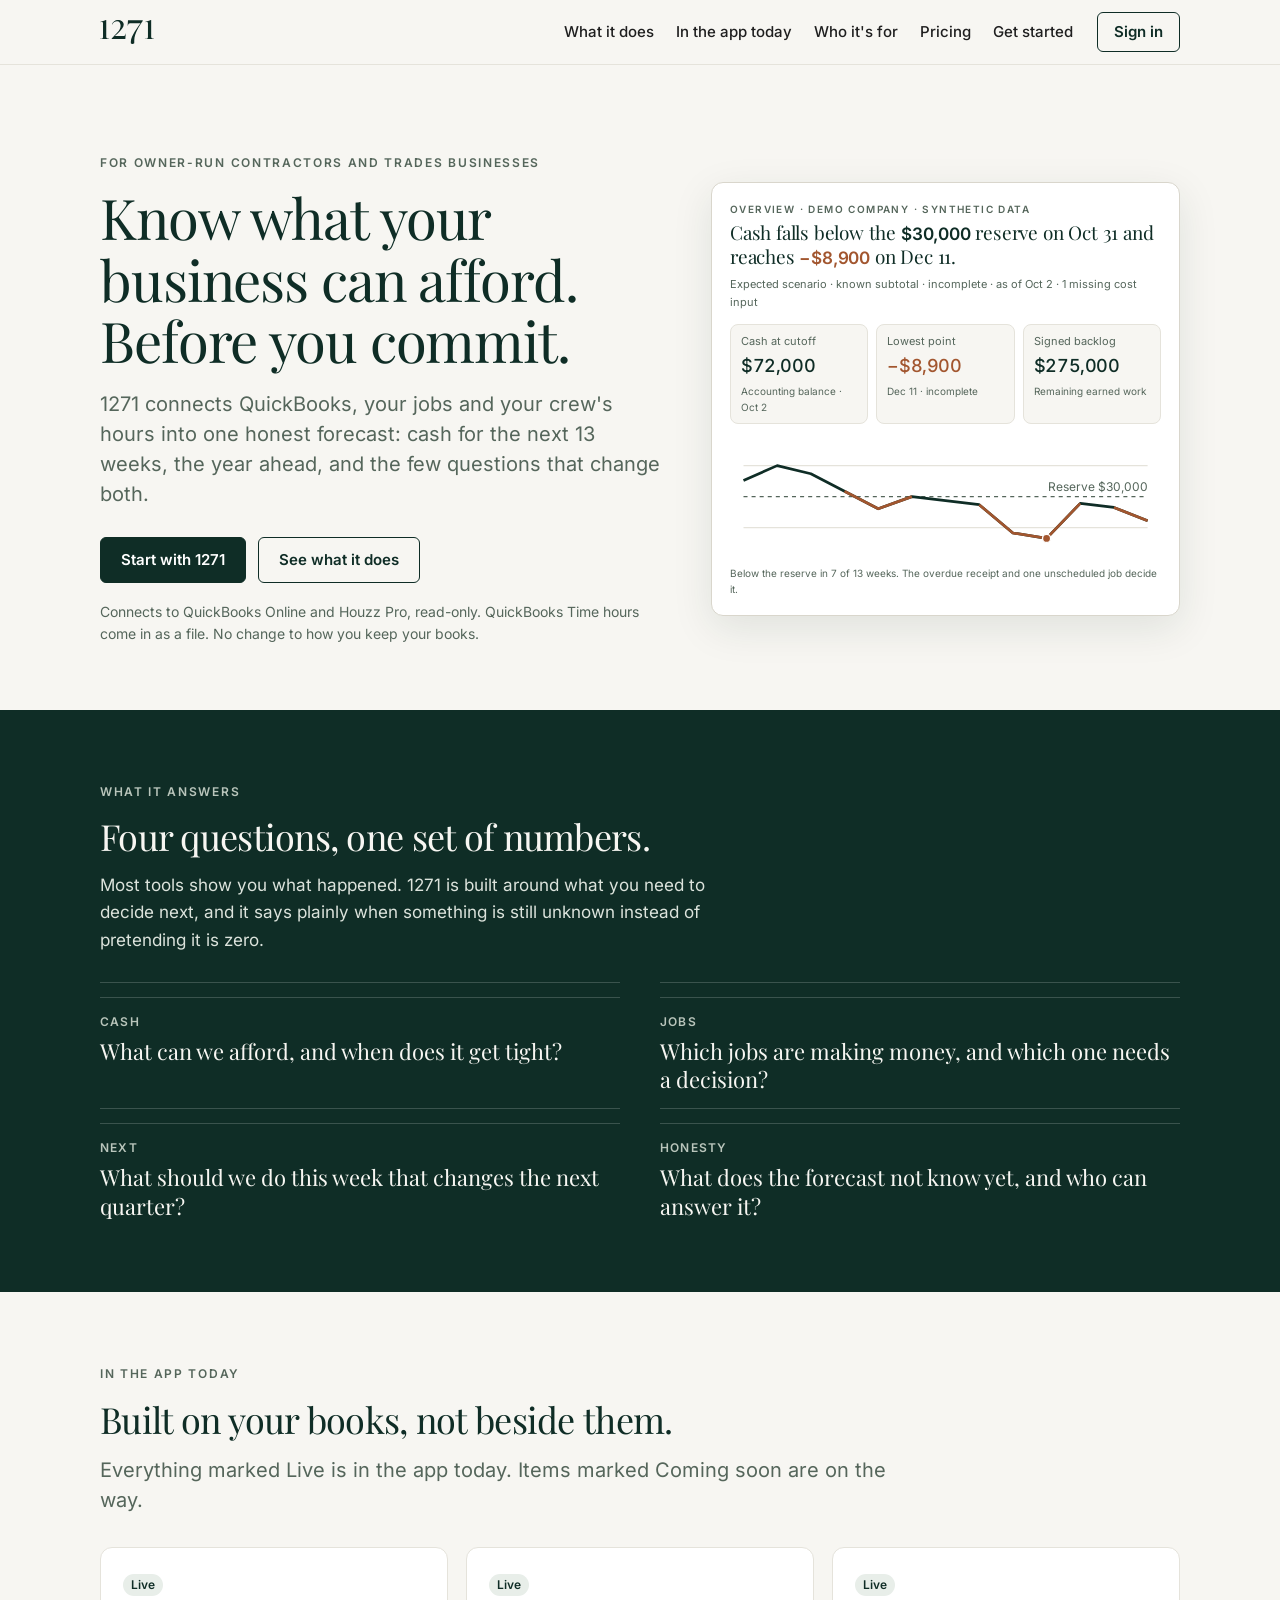
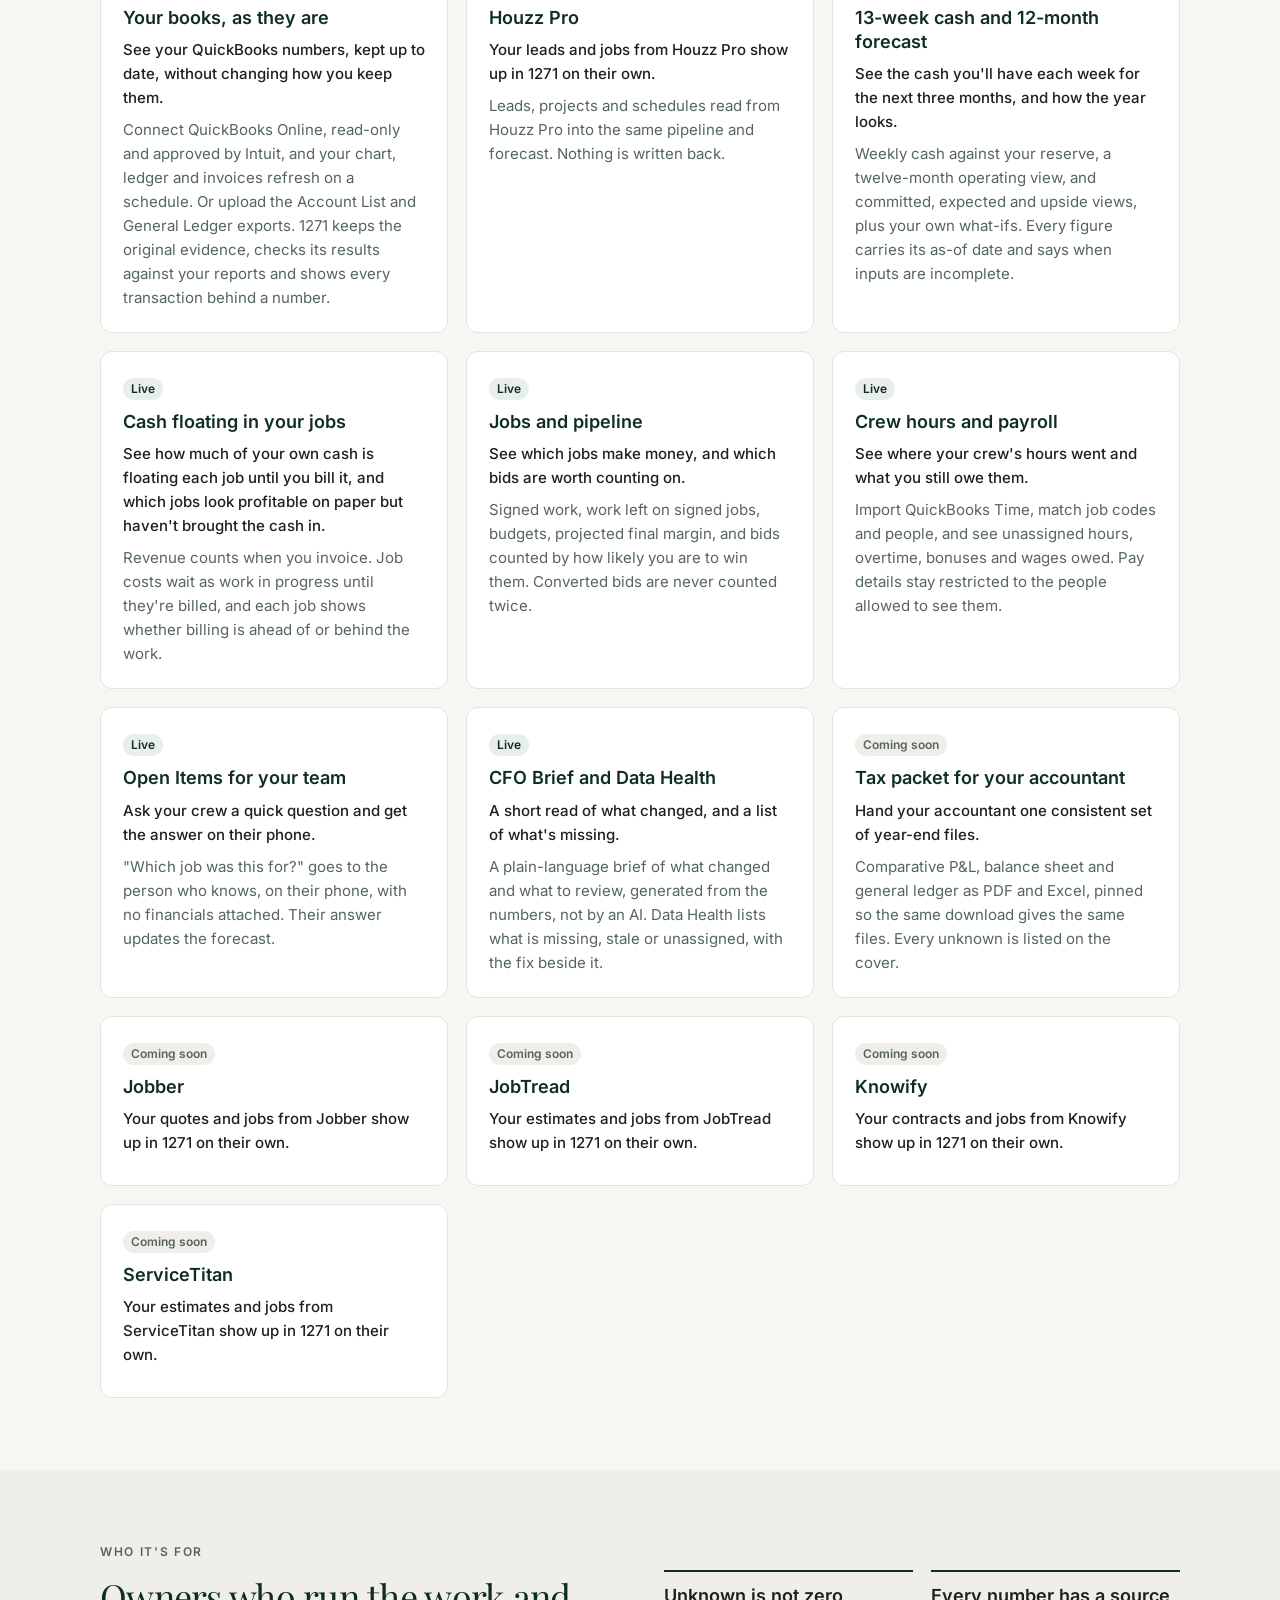
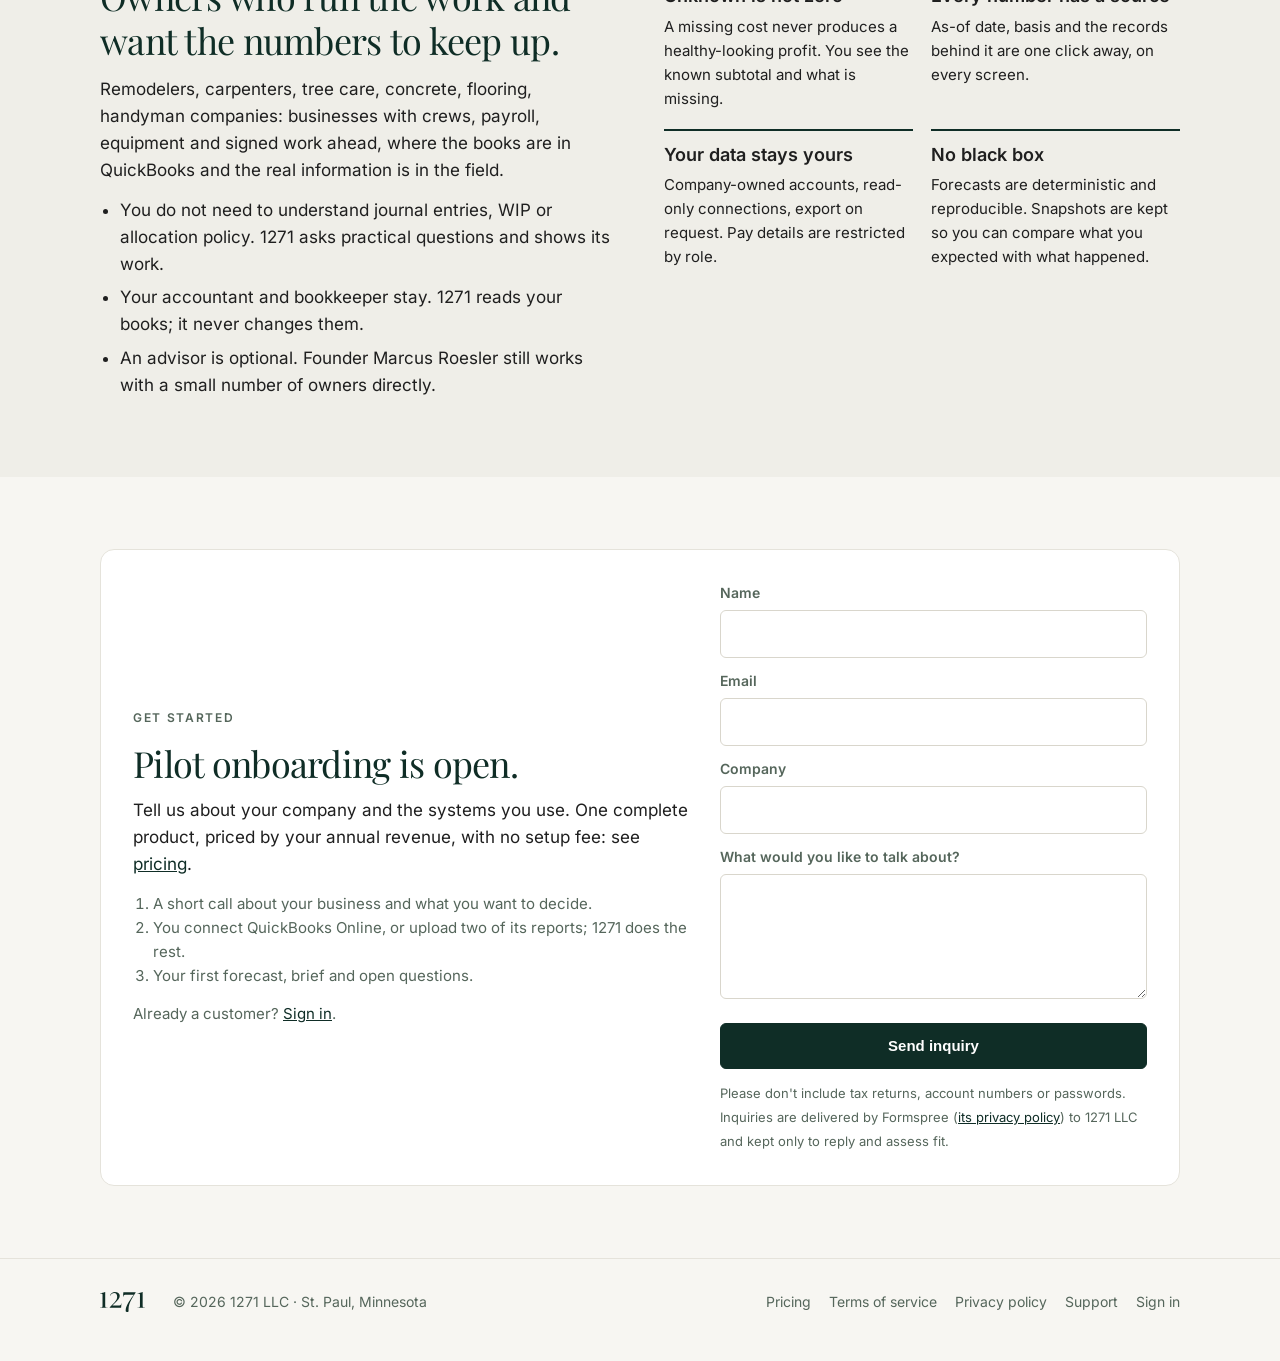
<file: index.html>
<!doctype html>
<html lang="en">
<head>
<meta charset="utf-8">
<meta name="viewport" content="width=device-width, initial-scale=1">
<title>1271 · Know before you commit.</title>
<meta name="description" content="1271 is a web app for owner-run contractors and trades businesses. It connects QuickBooks, your jobs and your crew's hours into one honest forecast: cash for the next 13 weeks, the year ahead, and the questions that change both.">
<link rel="icon" href="assets/favicon.svg" type="image/svg+xml">
<link rel="apple-touch-icon" href="assets/apple-touch-icon.png">
<meta property="og:title" content="1271 · Know before you commit.">
<meta property="og:description" content="Know before you commit. A web app for owner-run contractors and trades businesses: books, jobs and labor in one honest forecast.">
<meta property="og:image" content="https://twelveseventyone.com/assets/og-image.png">
<meta property="og:url" content="https://twelveseventyone.com/">
<meta property="og:type" content="website">
<link rel="stylesheet" href="style.css">
</head>
<body>
<a class="skip" href="#main">Skip to content</a>
<header class="site">
  <div class="wrap">
    <a class="wordmark" href="/" aria-label="1271 home"><img src="assets/1271-wordmark-evergreen.svg" alt="1271" width="54" height="24"></a>
    <nav class="links" aria-label="Site">
      <a href="#what">What it does</a>
      <a href="#today">In the app today</a>
      <a href="#who">Who it's for</a>
      <a href="pricing.html">Pricing</a>
      <a href="#start">Get started</a>
    </nav>
    <a class="btn primary start-link" href="#start">Get started</a>
    <a class="btn sign-in" href="https://app.twelveseventyone.com/">Sign in</a>
    <div class="menu">
      <nav id="menu" aria-label="Sections">
        <a href="#what">What it does</a>
        <a href="#today">In the app today</a>
        <a href="#who">Who it's for</a>
        <a href="pricing.html">Pricing</a>
        <a href="#start">Get started</a>
      </nav>
      <a class="menu-open" id="menu-closed" href="#menu">Menu<span class="sr-only">: show the section links</span></a>
      <a class="menu-close" href="#menu-closed">Close<span class="sr-only"> the section links</span></a>
    </div>
  </div>
</header>

<main id="main">
  <section class="hero">
    <div class="wrap grid">
      <div>
        <div class="eyebrow">For owner-run contractors and trades businesses</div>
        <h1>Know what your business can afford. Before you commit.</h1>
        <p class="lede" style="margin-top:18px">1271 connects QuickBooks, your jobs and your crew's hours into one honest forecast: cash for the next 13 weeks, the year ahead, and the few questions that change both.</p>
        <div class="actions">
          <a class="btn primary" href="#start">Start with 1271</a>
          <a class="btn" href="#what">See what it does</a>
        </div>
        <p class="note">Connects to QuickBooks Online and Houzz Pro, read-only. QuickBooks Time hours come in as a file. No change to how you keep your books.</p>
      </div>
      <div class="screen" aria-label="An example 1271 screen with synthetic numbers">
        <div class="s-eyebrow">Overview · demo company · synthetic data</div>
        <div class="s-h">Cash falls below the <b>$30,000</b> reserve on Oct 31 and reaches <span class="neg"><b>−$8,900</b></span> on Dec 11.</div>
        <div class="s-q">Expected scenario · known subtotal · incomplete · as of Oct 2 · 1 missing cost input</div>
        <div class="tiles">
          <div class="tile"><div class="l">Cash at cutoff</div><div class="f">$72,000</div><div class="m">Accounting balance · Oct 2</div></div>
          <div class="tile"><div class="l">Lowest point</div><div class="f neg">−$8,900</div><div class="m">Dec 11 · incomplete</div></div>
          <div class="tile"><div class="l">Signed backlog</div><div class="f">$275,000</div><div class="m">Remaining earned work</div></div>
        </div>
        <div class="chart"><svg viewBox="0 0 320 90" role="img" aria-label="Weekly closing cash for 13 weeks against a $30,000 reserve"><line x1="10" x2="310" y1="22" y2="22" stroke="#E5E3DB"/><line x1="10" x2="310" y1="68" y2="68" stroke="#E5E3DB"/><line x1="10" x2="310" y1="45" y2="45" stroke="#55665B" stroke-dasharray="3 3"/><polyline fill="none" stroke="#0F2D26" stroke-width="2" stroke-linejoin="round" points="10,33 35,22 60,28 85,41 110,54 135,45 160,48 185,51 210,72 235,76 260,50 285,53 310,63"/><polyline fill="none" stroke="#A2562F" stroke-width="2" points="85,41 110,54 135,45"/><polyline fill="none" stroke="#A2562F" stroke-width="2" points="185,51 210,72 235,76 260,50"/><polyline fill="none" stroke="#A2562F" stroke-width="2" points="285,53 310,63"/><circle cx="235" cy="76" r="3" fill="#A2562F" stroke="#fff"/></svg><span class="reserve" aria-hidden="true">Reserve $30,000</span></div>
        <div class="caption">Below the reserve in 7 of 13 weeks. The overdue receipt and one unscheduled job decide it.</div>
      </div>
    </div>
  </section>

  <section class="band" id="what">
    <div class="wrap">
      <div class="eyebrow">What it answers</div>
      <h2>Four questions, one set of numbers.</h2>
      <p style="margin-top:14px;max-width:60ch">Most tools show you what happened. 1271 is built around what you need to decide next, and it says plainly when something is still unknown instead of pretending it is zero.</p>
      <div class="questions">
        <div><div class="k">Cash</div><p>What can we afford, and when does it get tight?</p></div>
        <div><div class="k">Jobs</div><p>Which jobs are making money, and which one needs a decision?</p></div>
        <div><div class="k">Next</div><p>What should we do this week that changes the next quarter?</p></div>
        <div><div class="k">Honesty</div><p>What does the forecast not know yet, and who can answer it?</p></div>
      </div>
    </div>
  </section>

  <section id="today">
    <div class="wrap">
      <div class="eyebrow">In the app today</div>
      <h2>Built on your books, not beside them.</h2>
      <p class="lede" style="margin-top:14px">Everything marked Live is in the app today. Items marked Coming soon are on the way.</p>
      <div class="cards">
        <div class="card"><span class="tag">Live</span><h3>Your books, as they are</h3><p class="plain">See your QuickBooks numbers, kept up to date, without changing how you keep them.</p><p>Connect QuickBooks Online, read-only and approved by Intuit, and your chart, ledger and invoices refresh on a schedule. Or upload the Account List and General Ledger exports. 1271 keeps the original evidence, checks its results against your reports and shows every transaction behind a number.</p></div>
        <div class="card"><span class="tag">Live</span><h3>Houzz Pro</h3><p class="plain">Your leads and jobs from Houzz Pro show up in 1271 on their own.</p><p>Leads, projects and schedules read from Houzz Pro into the same pipeline and forecast. Nothing is written back.</p></div>
        <div class="card"><span class="tag">Live</span><h3>13-week cash and 12-month forecast</h3><p class="plain">See the cash you'll have each week for the next three months, and how the year looks.</p><p>Weekly cash against your reserve, a twelve-month operating view, and committed, expected and upside views, plus your own what-ifs. Every figure carries its as-of date and says when inputs are incomplete.</p></div>
        <div class="card"><span class="tag">Live</span><h3>Cash floating in your jobs</h3><p class="plain">See how much of your own cash is floating each job until you bill it, and which jobs look profitable on paper but haven't brought the cash in.</p><p>Revenue counts when you invoice. Job costs wait as work in progress until they're billed, and each job shows whether billing is ahead of or behind the work.</p></div>
        <div class="card"><span class="tag">Live</span><h3>Jobs and pipeline</h3><p class="plain">See which jobs make money, and which bids are worth counting on.</p><p>Signed work, work left on signed jobs, budgets, projected final margin, and bids counted by how likely you are to win them. Converted bids are never counted twice.</p></div>
        <div class="card"><span class="tag">Live</span><h3>Crew hours and payroll</h3><p class="plain">See where your crew's hours went and what you still owe them.</p><p>Import QuickBooks Time, match job codes and people, and see unassigned hours, overtime, bonuses and wages owed. Pay details stay restricted to the people allowed to see them.</p></div>
        <div class="card"><span class="tag">Live</span><h3>Open Items for your team</h3><p class="plain">Ask your crew a quick question and get the answer on their phone.</p><p>"Which job was this for?" goes to the person who knows, on their phone, with no financials attached. Their answer updates the forecast.</p></div>
        <div class="card"><span class="tag">Live</span><h3>CFO Brief and Data Health</h3><p class="plain">A short read of what changed, and a list of what's missing.</p><p>A plain-language brief of what changed and what to review, generated from the numbers, not by an AI. Data Health lists what is missing, stale or unassigned, with the fix beside it.</p></div>
        <div class="card"><span class="tag soon">Coming soon</span><h3>Tax packet for your accountant</h3><p class="plain">Hand your accountant one consistent set of year-end files.</p><p>Comparative P&amp;L, balance sheet and general ledger as PDF and Excel, pinned so the same download gives the same files. Every unknown is listed on the cover.</p></div>
        <div class="card"><span class="tag soon">Coming soon</span><h3>Jobber</h3><p class="plain">Your quotes and jobs from Jobber show up in 1271 on their own.</p></div>
        <div class="card"><span class="tag soon">Coming soon</span><h3>JobTread</h3><p class="plain">Your estimates and jobs from JobTread show up in 1271 on their own.</p></div>
        <div class="card"><span class="tag soon">Coming soon</span><h3>Knowify</h3><p class="plain">Your contracts and jobs from Knowify show up in 1271 on their own.</p></div>
        <div class="card"><span class="tag soon">Coming soon</span><h3>ServiceTitan</h3><p class="plain">Your estimates and jobs from ServiceTitan show up in 1271 on their own.</p></div>
      </div>
    </div>
  </section>

  <section class="band stone" id="who">
    <div class="wrap two">
      <div>
        <div class="eyebrow">Who it's for</div>
        <h2>Owners who run the work and want the numbers to keep up.</h2>
        <p style="margin-top:14px">Remodelers, carpenters, tree care, concrete, flooring, handyman companies: businesses with crews, payroll, equipment and signed work ahead, where the books are in QuickBooks and the real information is in the field.</p>
        <ul>
          <li>You do not need to understand journal entries, WIP or allocation policy. 1271 asks practical questions and shows its work.</li>
          <li>Your accountant and bookkeeper stay. 1271 reads your books; it never changes them.</li>
          <li>An advisor is optional. Founder Marcus Roesler still works with a small number of owners directly.</li>
        </ul>
      </div>
      <div>
        <div class="rules">
          <div><h3>Unknown is not zero</h3><p>A missing cost never produces a healthy-looking profit. You see the known subtotal and what is missing.</p></div>
          <div><h3>Every number has a source</h3><p>As-of date, basis and the records behind it are one click away, on every screen.</p></div>
          <div><h3>Your data stays yours</h3><p>Company-owned accounts, read-only connections, export on request. Pay details are restricted by role.</p></div>
          <div><h3>No black box</h3><p>Forecasts are deterministic and reproducible. Snapshots are kept so you can compare what you expected with what happened.</p></div>
        </div>
      </div>
    </div>
  </section>

  <section id="start">
    <div class="wrap">
      <div class="start">
        <div>
          <div class="eyebrow">Get started</div>
          <h2>Pilot onboarding is open.</h2>
          <p style="margin-top:12px">Tell us about your company and the systems you use. One complete product, priced by your annual revenue, with no setup fee: see <a href="pricing.html">pricing</a>.</p>
          <ol class="steps">
            <li>A short call about your business and what you want to decide.</li>
            <li>You connect QuickBooks Online, or upload two of its reports; 1271 does the rest.</li>
            <li>Your first forecast, brief and open questions.</li>
          </ol>
          <p class="muted" style="margin-top:14px">Already a customer? <a href="https://app.twelveseventyone.com/">Sign in</a>.</p>
        </div>
        <form class="contact" action="https://formspree.io/f/maeyapzl" method="post" accept-charset="utf-8">
          <label for="f-name">Name</label>
          <input id="f-name" name="name" type="text" autocomplete="name" required>
          <label for="f-email">Email</label>
          <input id="f-email" name="email" type="email" autocomplete="email" required>
          <label for="f-company">Company</label>
          <input id="f-company" name="company" type="text" autocomplete="organization">
          <label for="f-message">What would you like to talk about?</label>
          <textarea id="f-message" name="message" rows="4" required></textarea>
          <input type="hidden" name="_subject" value="1271 website inquiry">
          <div class="hp" aria-hidden="true"><label for="f-gotcha">Leave this field empty</label><input id="f-gotcha" name="_gotcha" type="text" tabindex="-1" autocomplete="off"></div>
          <button class="btn primary" type="submit">Send inquiry</button>
          <p class="muted small">Please don't include tax returns, account numbers or passwords. Inquiries are delivered by Formspree (<a href="https://formspree.io/legal/privacy-policy/">its privacy policy</a>) to 1271 LLC and kept only to reply and assess fit.</p>
        </form>
      </div>
    </div>
  </section>
</main>

<footer class="site">
  <div class="wrap">
    <img src="assets/1271-wordmark-evergreen.svg" alt="1271">
    <span>© 2026 1271 LLC · St. Paul, Minnesota</span>
    <nav aria-label="Footer">
      <a href="pricing.html">Pricing</a>
      <a href="https://app.twelveseventyone.com/terms">Terms of service</a>
      <a href="https://app.twelveseventyone.com/privacy">Privacy policy</a>
      <a href="https://app.twelveseventyone.com/support">Support</a>
      <a href="https://app.twelveseventyone.com/">Sign in</a>
    </nav>
  </div>
</footer>
</body>
</html>
</file>
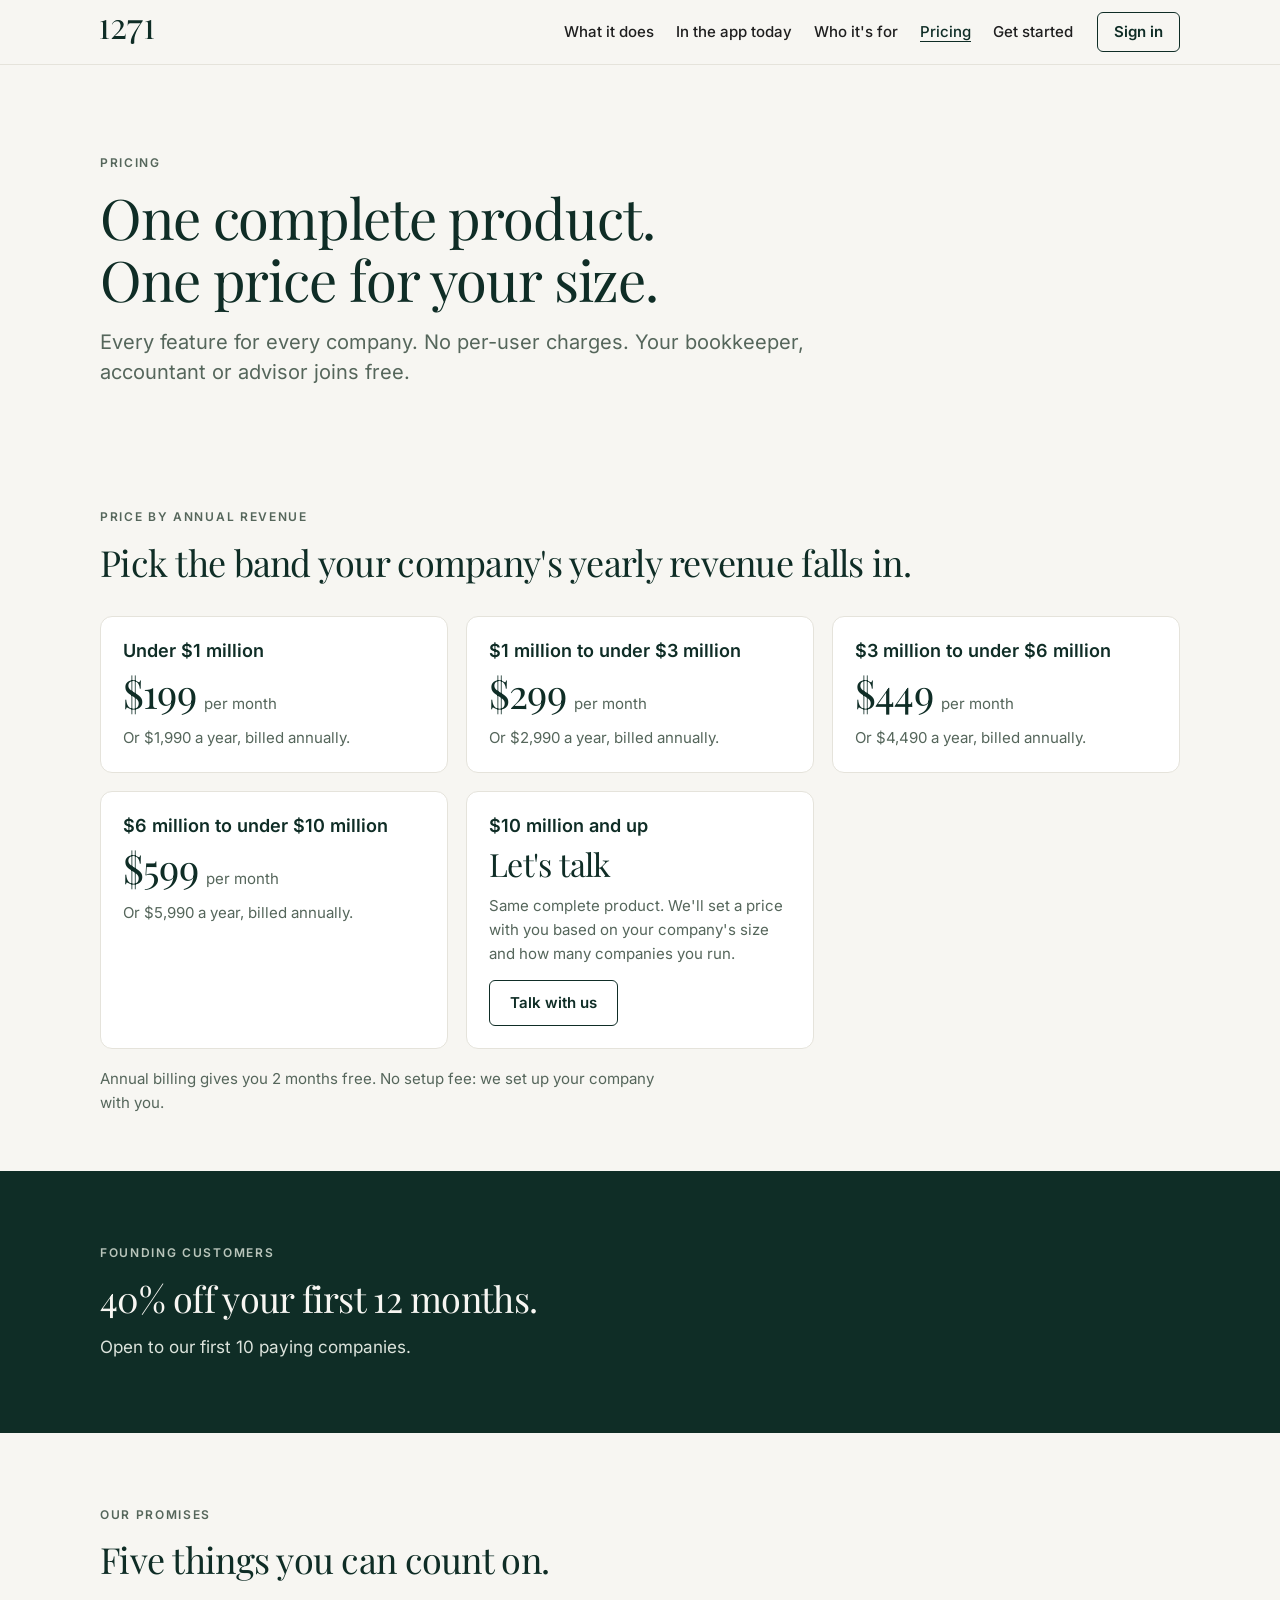
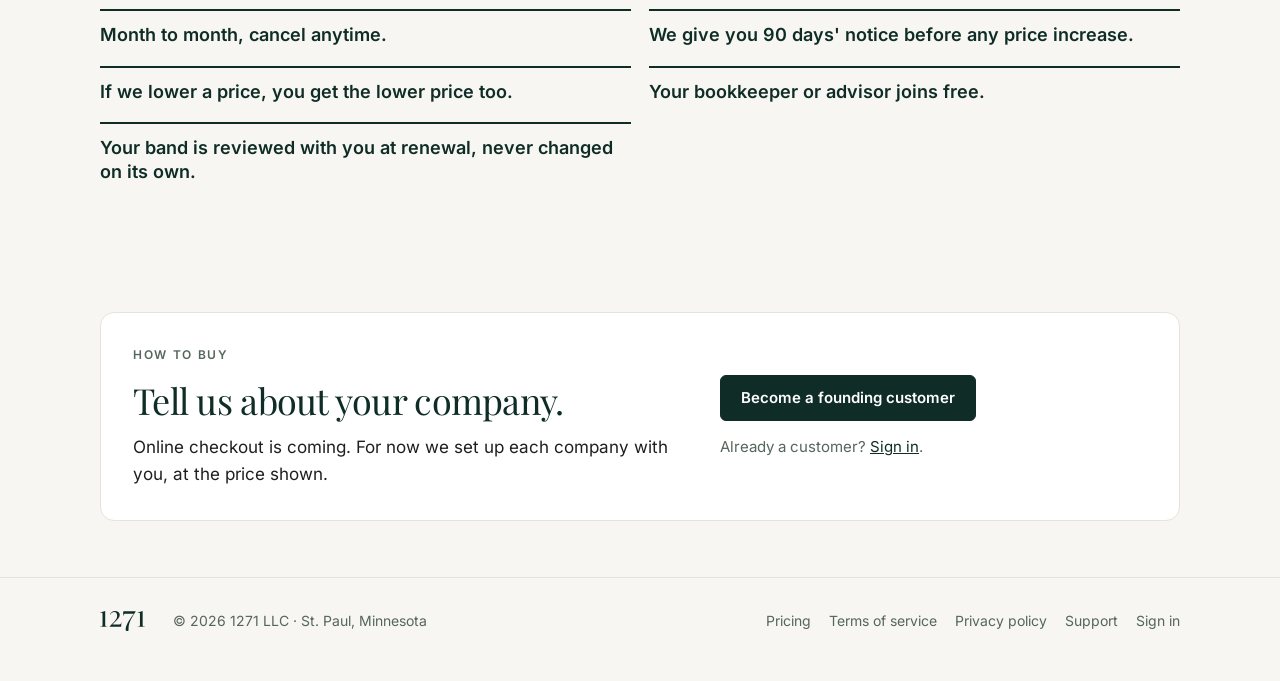
<file: pricing.html>
<!doctype html>
<html lang="en">
<head>
<meta charset="utf-8">
<meta name="viewport" content="width=device-width, initial-scale=1">
<title>Pricing · 1271</title>
<meta name="description" content="1271 pricing: one complete product, every feature for every company, priced by your annual revenue (at $10 million and up, we set a price with you). No per-user charges, no setup fee. Your bookkeeper, accountant or advisor joins free.">
<link rel="icon" href="assets/favicon.svg" type="image/svg+xml">
<link rel="apple-touch-icon" href="assets/apple-touch-icon.png">
<meta property="og:title" content="Pricing · 1271">
<meta property="og:description" content="One complete product, priced by your annual revenue; at $10 million and up, a price set with you. No per-user charges, no setup fee.">
<meta property="og:image" content="https://twelveseventyone.com/assets/og-image.png">
<meta property="og:url" content="https://twelveseventyone.com/pricing.html">
<meta property="og:type" content="website">
<link rel="stylesheet" href="style.css">
</head>
<body>
<a class="skip" href="#main">Skip to content</a>
<header class="site">
  <div class="wrap">
    <a class="wordmark" href="/" aria-label="1271 home"><img src="assets/1271-wordmark-evergreen.svg" alt="1271" width="54" height="24"></a>
    <nav class="links" aria-label="Site">
      <a href="index.html#what">What it does</a>
      <a href="index.html#today">In the app today</a>
      <a href="index.html#who">Who it's for</a>
      <a href="pricing.html" aria-current="page">Pricing</a>
      <a href="index.html#start">Get started</a>
    </nav>
    <a class="btn primary start-link" href="index.html#start">Get started</a>
    <a class="btn sign-in" href="https://app.twelveseventyone.com/">Sign in</a>
    <div class="menu">
      <nav id="menu" aria-label="Sections">
        <a href="index.html#what">What it does</a>
        <a href="index.html#today">In the app today</a>
        <a href="index.html#who">Who it's for</a>
        <a href="pricing.html" aria-current="page">Pricing</a>
        <a href="index.html#start">Get started</a>
      </nav>
      <a class="menu-open" id="menu-closed" href="#menu">Menu<span class="sr-only">: show the section links</span></a>
      <a class="menu-close" href="#menu-closed">Close<span class="sr-only"> the section links</span></a>
    </div>
  </div>
</header>

<main id="main">
  <section class="hero">
    <div class="wrap">
      <div class="eyebrow">Pricing</div>
      <h1>One complete product. One price for your size.</h1>
      <p class="lede" style="margin-top:18px">Every feature for every company. No per-user charges. Your bookkeeper, accountant or advisor joins free.</p>
    </div>
  </section>

  <section class="tight" id="prices" aria-labelledby="prices-h">
    <div class="wrap">
      <div class="eyebrow">Price by annual revenue</div>
      <h2 id="prices-h">Pick the band your company's yearly revenue falls in.</h2>
      <div class="cards prices">
        <div class="card price">
          <h3>Under $1 million</h3>
          <p class="amount"><span class="figure">$199</span> per month</p>
          <p>Or $1,990 a year, billed annually.</p>
        </div>
        <div class="card price">
          <h3>$1 million to under $3 million</h3>
          <p class="amount"><span class="figure">$299</span> per month</p>
          <p>Or $2,990 a year, billed annually.</p>
        </div>
        <div class="card price">
          <h3>$3 million to under $6 million</h3>
          <p class="amount"><span class="figure">$449</span> per month</p>
          <p>Or $4,490 a year, billed annually.</p>
        </div>
        <div class="card price">
          <h3>$6 million to under $10 million</h3>
          <p class="amount"><span class="figure">$599</span> per month</p>
          <p>Or $5,990 a year, billed annually.</p>
        </div>
        <div class="card price talk">
          <h3>$10 million and up</h3>
          <p class="amount"><span class="figure">Let's talk</span></p>
          <p>Same complete product. We'll set a price with you based on your company's size and how many companies you run.</p>
          <a class="btn" href="index.html#start">Talk with us</a>
        </div>
      </div>
      <p class="muted" style="margin-top:18px">Annual billing gives you 2 months free. No setup fee: we set up your company with you.</p>
    </div>
  </section>

  <section class="band" id="founding" aria-labelledby="founding-h">
    <div class="wrap">
      <div class="eyebrow">Founding customers</div>
      <h2 id="founding-h">40% off your first 12 months.</h2>
      <p style="margin-top:14px">Open to our first 10 paying companies.</p>
    </div>
  </section>

  <section id="promises" aria-labelledby="promises-h">
    <div class="wrap">
      <div class="eyebrow">Our promises</div>
      <h2 id="promises-h">Five things you can count on.</h2>
      <ul class="rules promises">
        <li><h3>Month to month, cancel anytime.</h3></li>
        <li><h3>We give you 90 days' notice before any price increase.</h3></li>
        <li><h3>If we lower a price, you get the lower price too.</h3></li>
        <li><h3>Your bookkeeper or advisor joins free.</h3></li>
        <li><h3>Your band is reviewed with you at renewal, never changed on its own.</h3></li>
      </ul>
    </div>
  </section>

  <section class="tight" id="buy" aria-labelledby="buy-h">
    <div class="wrap">
      <div class="start">
        <div>
          <div class="eyebrow">How to buy</div>
          <h2 id="buy-h">Tell us about your company.</h2>
          <p style="margin-top:12px">Online checkout is coming. For now we set up each company with you, at the price shown.</p>
        </div>
        <div>
          <a class="btn primary" href="index.html#start">Become a founding customer</a>
          <p class="muted" style="margin-top:14px">Already a customer? <a href="https://app.twelveseventyone.com/">Sign in</a>.</p>
        </div>
      </div>
    </div>
  </section>
</main>

<footer class="site">
  <div class="wrap">
    <img src="assets/1271-wordmark-evergreen.svg" alt="1271">
    <span>© 2026 1271 LLC · St. Paul, Minnesota</span>
    <nav aria-label="Footer">
      <a href="pricing.html" aria-current="page">Pricing</a>
      <a href="https://app.twelveseventyone.com/terms">Terms of service</a>
      <a href="https://app.twelveseventyone.com/privacy">Privacy policy</a>
      <a href="https://app.twelveseventyone.com/support">Support</a>
      <a href="https://app.twelveseventyone.com/">Sign in</a>
    </nav>
  </div>
</footer>
</body>
</html>
</file>
<file: style.css>
/* twelveseventyone.com — DESIGN-003 (Lane 7 proposal). Track A identity: Evergreen on Oat,
   Playfair Display for headlines, Inter for everything else, one Clay accent. Local fonts only
   (SIL OFL, licenses in fonts/), no scripts, no trackers. */
@font-face { font-family: "Inter"; font-style: normal; font-weight: 400 600; font-display: swap; src: url("fonts/inter-variable.woff2") format("woff2") }
@font-face { font-family: "Playfair Display"; font-style: normal; font-weight: 400 500; font-display: swap; src: url("fonts/playfair-display-variable.woff2") format("woff2") }

:root {
  --bg: #F7F6F2; --surface: #FFFFFF; --surface-2: #EFEEE8; --line: #E5E3DB; --line-strong: #D9D6CC;
  --ink: #1F1F1F; --ink-2: #55665B; --ink-3: #55665B; --brand: #0F2D26; --brand-hover: #1B4035; --brand-tint: #E8EEE9;
  --accent: #A2562F;
  --f-display: "Playfair Display", Georgia, "Times New Roman", serif;
  --f-ui: Inter, "Segoe UI", system-ui, -apple-system, Arial, sans-serif;
}
* { box-sizing: border-box }
html { scroll-behavior: smooth }
body { margin: 0; background: var(--bg); color: var(--ink); font-family: var(--f-ui); font-size: 17px; line-height: 1.6; -webkit-font-smoothing: antialiased }
a { color: var(--brand) }
a:focus-visible, button:focus-visible { outline: 2px solid var(--brand); outline-offset: 3px }
h1, h2, h3, p { margin: 0 }
h1, h2 { font-family: var(--f-display); font-weight: 400; color: var(--brand); letter-spacing: -.02em; text-wrap: balance }
h1 { font-size: clamp(34px, 5.2vw, 56px); line-height: 1.1 }
h2 { font-size: clamp(26px, 3.4vw, 36px); line-height: 1.2 }
h3 { font-size: 18px; font-weight: 600; line-height: 1.35 }
p { max-width: 62ch }
.wrap { max-width: 1120px; margin: 0 auto; padding-left: max(20px, env(safe-area-inset-left, 0px)); padding-right: max(20px, env(safe-area-inset-right, 0px)) }
.eyebrow { font-size: 12px; letter-spacing: .14em; text-transform: uppercase; font-weight: 600; color: var(--ink-2); margin-bottom: 14px }
.lede { font-size: 20px; color: var(--ink-2); line-height: 1.5 }
.muted { color: var(--ink-2); font-size: 15px }
.skip { position: absolute; left: 16px; top: -60px; display: inline-flex; align-items: center; min-height: 44px; background: var(--surface); padding: 8px 12px; border-radius: 6px; z-index: 10 }
.skip:focus { top: 12px }

/* header */
header.site { position: sticky; top: 0; background: rgb(247 246 242 / .92); backdrop-filter: blur(8px); border-bottom: 1px solid var(--line); z-index: 5 }
header.site .wrap { display: flex; align-items: center; gap: 24px; height: 64px }
header.site .wordmark { display: flex; align-items: center; color: var(--brand); text-decoration: none }
header.site .wordmark img { height: 24px; width: auto; display: block }
header.site nav { font-size: 15px; font-weight: 500 }
header.site .links { display: flex; gap: 22px; margin-left: auto }
header.site nav a { text-decoration: none; color: var(--ink) }
header.site nav a:hover { color: var(--brand); text-decoration: underline; text-underline-offset: 4px }
/* phone header (GB3 S1, N1): Get started, Sign in and the section links in a :target menu; no scripts.
   "Menu" links to the list (#menu), which shows while it is the target; "Close" and every section link move the
   target away, so the list closes. Only one of Menu/Close is rendered at a time, and each carries hidden words
   (.sr-only) that say what it does, since a link can't report expanded/collapsed without a script. */
.sr-only { position: absolute; width: 1px; height: 1px; margin: -1px; padding: 0; overflow: hidden; clip-path: inset(50%); white-space: nowrap; border: 0 }
header.site .start-link, header.site .menu { display: none }
header.site .menu { position: relative }
header.site .menu-open, header.site .menu-close { display: inline-flex; align-items: center; min-height: 44px; padding: 0 8px; border-radius: 6px; font-size: 15px; font-weight: 600; color: var(--brand); text-decoration: none; scroll-margin-top: 6px }
header.site .menu-close { display: none; background: var(--brand-tint) }
header.site .menu nav { display: none; position: absolute; right: 0; top: calc(100% + 6px); flex-direction: column; min-width: 210px; padding: 6px; background: var(--surface); border: 1px solid var(--line-strong); border-radius: 8px; box-shadow: 0 12px 40px rgb(15 45 38 / .14); scroll-margin-top: 56px }
header.site .menu nav:target { display: flex }
header.site .menu nav:target ~ .menu-open { display: none }
header.site .menu nav:target ~ .menu-close { display: inline-flex }
header.site .menu nav a { display: flex; align-items: center; min-height: 44px; padding: 0 12px; border-radius: 6px }
.btn { display: inline-flex; align-items: center; justify-content: center; gap: 8px; min-height: 46px; padding: 0 20px; border-radius: 6px; font-size: 15px; font-weight: 600; text-decoration: none; border: 1px solid var(--brand); color: var(--brand); background: transparent; white-space: nowrap }
.btn:hover { background: var(--brand-tint); text-decoration: none }
.btn.primary { background: var(--brand); color: #fff }
.btn.primary:hover { background: var(--brand-hover) }
header.site .btn { min-height: 40px; padding: 0 16px }

/* sections */
section { padding-block: 72px }
section.tight { padding-block: 56px }
.hero { padding-block: 88px 64px }
.hero .grid { display: grid; grid-template-columns: 1.2fr 1fr; gap: 48px; align-items: center }
.hero .actions { display: flex; gap: 12px; flex-wrap: wrap; margin-top: 28px }
.hero .note { margin-top: 18px; font-size: 14px; color: var(--ink-3) }
.band { background: var(--brand); color: #DCE3DC }
.band h2, .band .eyebrow { color: #F7F6F2 }
.band .eyebrow { color: #B9C5BB }
.band p { color: #DCE3DC }
.band.stone { background: var(--surface-2); color: var(--ink) }
.band.stone h2 { color: var(--brand) } .band.stone p { color: var(--ink) } .band.stone .eyebrow { color: var(--ink-2) }

/* the app slice in the hero: a static, hand-drawn "screen" (no data, synthetic) */
.screen { background: var(--surface); border: 1px solid var(--line-strong); border-radius: 12px; padding: 18px; box-shadow: 0 12px 40px rgb(15 45 38 / .10); font-size: 13px; color: var(--ink) }
.screen .s-eyebrow { font-size: 10px; letter-spacing: .14em; text-transform: uppercase; color: var(--ink-2); font-weight: 600 }
.screen .s-h { font-family: var(--f-display); font-size: 19px; line-height: 1.2; color: var(--brand); margin: 4px 0 8px; letter-spacing: -.01em }
.screen .s-h b { font-family: var(--f-ui); font-weight: 600; font-size: .9em }
.screen .s-h .neg { color: var(--accent) }
.screen .s-q { font-size: 11px; color: var(--ink-2); margin-bottom: 12px }
.screen .tiles { display: grid; grid-template-columns: repeat(3, minmax(0, 1fr)); gap: 8px }
.screen .tile { border: 1px solid var(--line); border-radius: 8px; padding: 8px 10px; background: var(--bg) }
.screen .tile .l { font-size: 11px; color: var(--ink-2) }
.screen .tile .f { font-size: 18px; font-weight: 500; color: var(--brand); font-variant-numeric: tabular-nums; letter-spacing: -.02em; margin: 2px 0 }
.screen .tile .f.neg { color: var(--accent) }
/* a minus sign never wraps away from its figure */
.screen .neg { white-space: nowrap }
.screen .tile .m { font-size: 10px; color: var(--ink-2) }
.screen .chart { position: relative; margin-top: 12px }
.screen svg { width: 100%; height: auto; display: block }
.screen .reserve { position: absolute; right: 3.1%; bottom: calc(50% + 4px); font-size: 12px; line-height: 1; color: var(--ink-2) }
.screen .caption { font-size: 10px; color: var(--ink-3); margin-top: 8px }

/* question list */
.questions { display: grid; grid-template-columns: repeat(2, minmax(0, 1fr)); gap: 14px 40px; margin-top: 28px }
.questions div { border-top: 1px solid rgb(255 255 255 / .18); padding-top: 14px }
.questions .k { font-size: 12px; letter-spacing: .1em; text-transform: uppercase; color: #B9C5BB; font-weight: 600 }
.questions p { font-family: var(--f-display); font-size: 22px; line-height: 1.3; color: #F7F6F2; margin-top: 6px }

/* feature cards */
.cards { display: grid; grid-template-columns: repeat(3, minmax(0, 1fr)); gap: 18px; margin-top: 32px }
.card { background: var(--surface); border: 1px solid var(--line); border-radius: 12px; padding: 22px; min-width: 0 }
.card h3 { color: var(--brand); margin-bottom: 8px }
.card p { font-size: 15px; color: var(--ink-2) }
.card .plain { color: var(--ink); font-weight: 500; margin-bottom: 8px }
.card .tag { display: inline-block; font-size: 12px; line-height: 22px; padding: 0 8px; border-radius: 999px; background: var(--brand-tint); color: var(--brand); font-weight: 600; margin-bottom: 10px }
.card .tag.soon { background: var(--surface-2); color: var(--ink-2) }

/* two-column text */
.two { display: grid; grid-template-columns: 1fr 1fr; gap: 48px; align-items: start }
.two ul { margin: 12px 0 0; padding-left: 20px; color: var(--ink) }
.two li { margin-bottom: 6px }
.rules { display: grid; grid-template-columns: repeat(2, minmax(0, 1fr)); gap: 18px; margin-top: 28px }
.rules div { border-top: 2px solid var(--brand); padding-top: 12px }
.rules h3 { margin-bottom: 6px }
.rules p { font-size: 15px; color: var(--ink-2) }

/* start */
.start { background: var(--surface); border: 1px solid var(--line); border-radius: 14px; padding: 32px; display: grid; grid-template-columns: 1.3fr 1fr; gap: 32px; align-items: center }
.start .email { font-size: 20px; font-weight: 600; color: var(--brand); word-break: break-all }
.start .steps { margin: 14px 0 0; padding-left: 20px; color: var(--ink-2); font-size: 15px }

/* contact form (no JavaScript; posts to Formspree) */
.contact label { display: block; font-size: 14px; font-weight: 600; color: var(--ink-2); margin: 12px 0 6px }
.contact label:first-child { margin-top: 0 }
.contact input, .contact textarea { width: 100%; font: inherit; font-size: 16px; min-height: 46px; padding: 10px 12px; border: 1px solid var(--line-strong); border-radius: 6px; background: var(--surface); color: var(--ink) }
.contact textarea { resize: vertical }
.contact .btn { margin-top: 16px; width: 100% }
.contact .hp { position: absolute; left: -10000px; width: 1px; height: 1px; overflow: hidden }
.contact .small { font-size: 13px; line-height: 24px; margin-top: 12px }
.muted a { padding-block: 3px }
.start p a { padding-block: 3px } /* SITE-PRICING: the Get started line's "pricing" link, a 24 px inline target like .muted a */
.contact .small a { padding-block: 4px }
.start { position: relative }

/* pricing (pricing.html): the revenue bands (three across, then two), the five promises */
header.site nav a[aria-current="page"] { color: var(--brand); text-decoration: underline; text-underline-offset: 4px }
.cards.prices { grid-template-columns: repeat(3, minmax(0, 1fr)) }
.price.talk .figure { font-size: 32px }
.price.talk .btn { margin-top: 14px }
.price .amount { font-size: 15px; color: var(--ink-2); margin: 4px 0 10px }
.price .figure { font-family: var(--f-display); font-size: 40px; line-height: 1.1; color: var(--brand); letter-spacing: -.02em; font-variant-numeric: tabular-nums; margin-right: 4px }
ul.rules { list-style: none; padding: 0; margin-bottom: 0 }
.rules.promises li { border-top: 2px solid var(--brand); padding-top: 12px }
.rules.promises h3 { color: var(--brand); margin-bottom: 0 }

/* footer */
footer.site { border-top: 1px solid var(--line); padding-block: 32px 48px; font-size: 14px; color: var(--ink-3) }
footer.site .wrap { display: flex; flex-wrap: wrap; gap: 12px 28px; align-items: center }
footer.site img { height: 20px; width: auto; display: block }
footer.site nav { display: flex; gap: 18px; flex-wrap: wrap; margin-left: auto }
footer.site a { color: var(--ink-2); text-decoration: none }
footer.site a:hover { text-decoration: underline }

@media (max-width: 860px) {
  body { font-size: 16px }
  header.site .wrap { height: 56px; gap: 8px }
  header.site .links { display: none }
  header.site .wordmark { min-height: 44px }
  header.site .start-link { display: inline-flex; margin-left: auto; min-height: 44px; padding: 0 14px }
  header.site .sign-in { min-height: 44px; padding: 0 8px; border-color: transparent }
  header.site .menu { display: block }
  section { padding-block: 48px }
  /* a jump lands with the section's eyebrow clear of the sticky header */
  section[id] { scroll-margin-top: 20px }
  .hero { padding-block: 40px 40px }
  .hero .grid, .two, .start { grid-template-columns: 1fr; gap: 28px }
  .questions, .cards, .cards.prices, .rules { grid-template-columns: 1fr }
  .screen .tiles { grid-template-columns: repeat(3, minmax(0, 1fr)); gap: 6px }
  .screen .tile { padding: 8px }
  .screen .tile .f { font-size: 15px }
  /* nothing in the demo card under 12 px on phones (GB3 S2) */
  .screen .s-eyebrow, .screen .s-q, .screen .tile .l, .screen .tile .m, .screen .caption { font-size: 12px }
  .screen .s-eyebrow { letter-spacing: .1em }
  footer.site nav { margin-left: 0; gap: 0 18px }
  footer.site nav a { display: inline-flex; align-items: center; min-height: 44px }
}
/* the narrowest phones: Menu goes before Get started does */
@media (max-width: 359px) { header.site .menu { display: none } }
@media (prefers-reduced-motion: reduce) { html { scroll-behavior: auto } }
</file>
